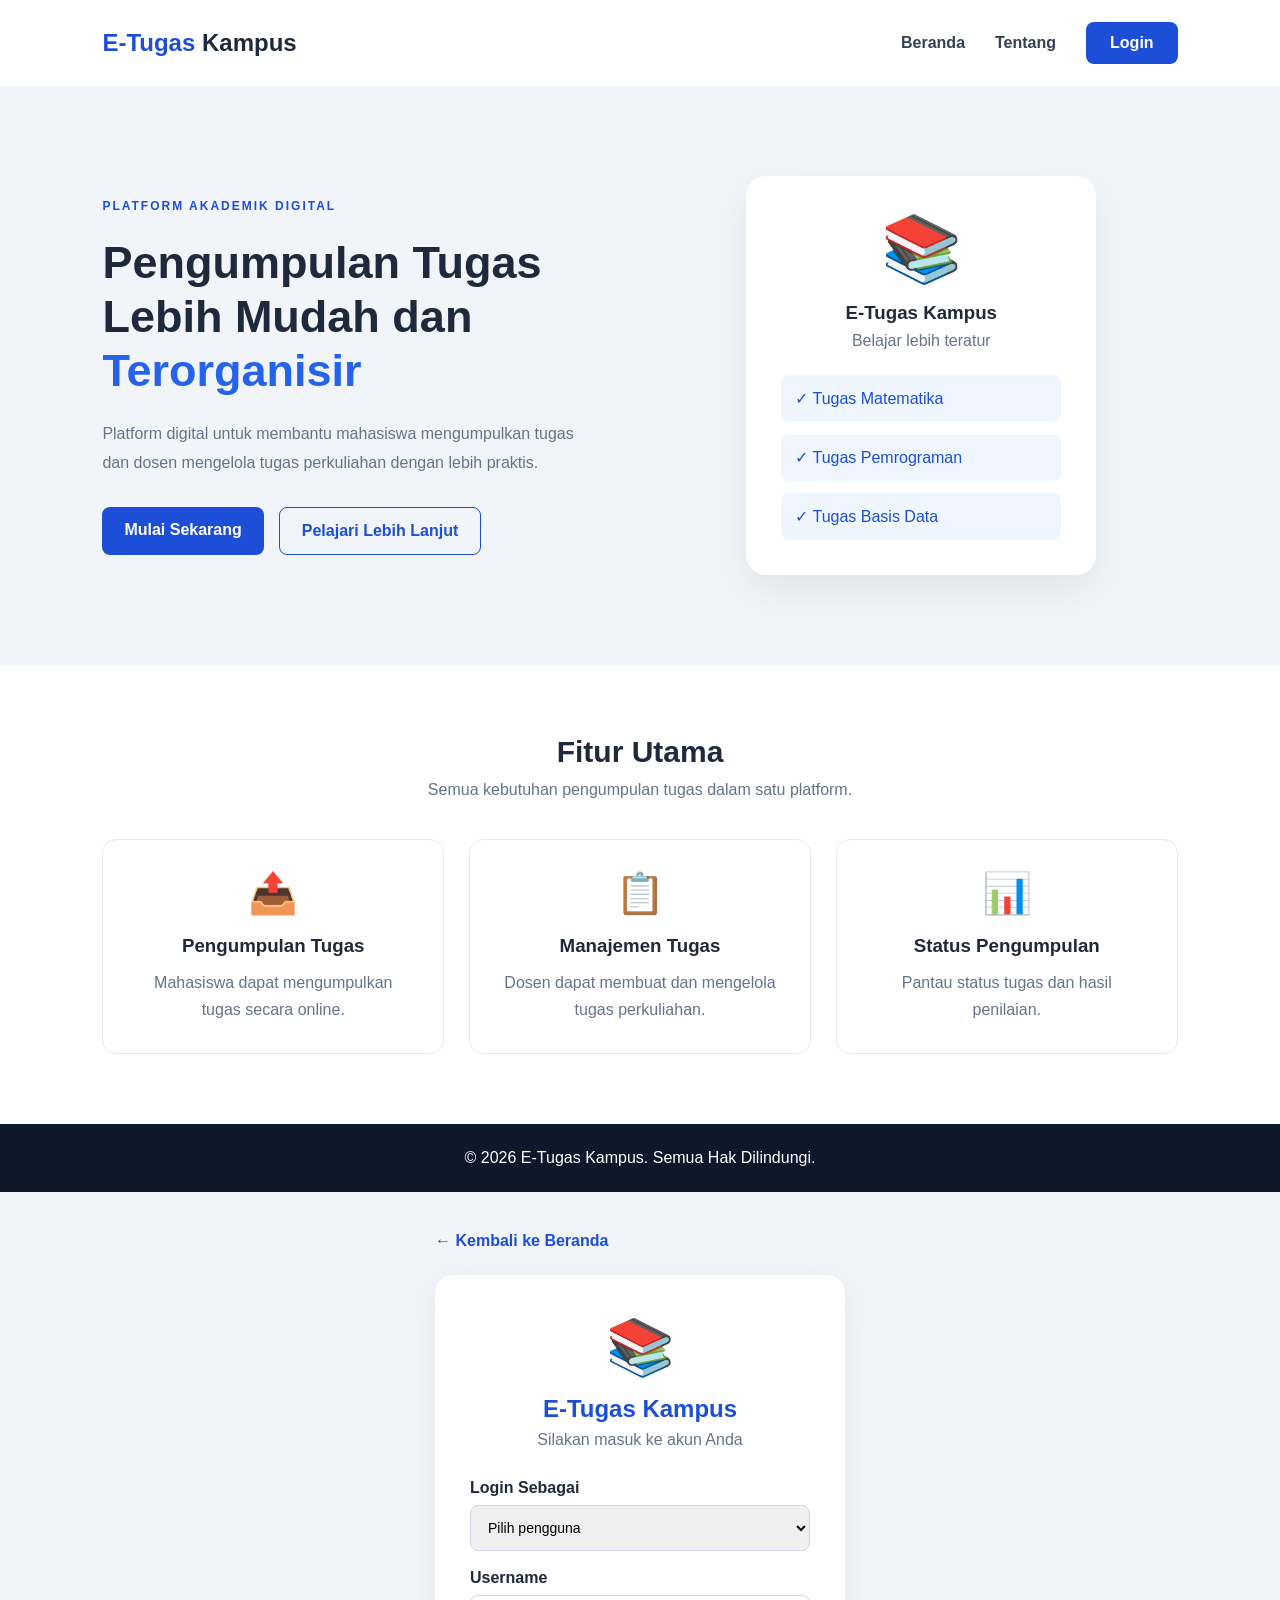
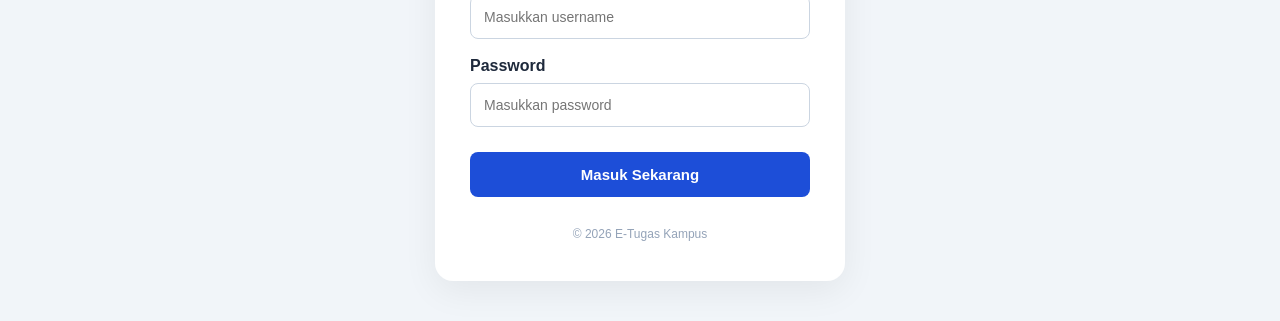
<file: index.html>
<!DOCTYPE html>
<html lang="id">
<head>
    <meta charset="UTF-8">
    <meta name="viewport" content="width=device-width, initial-scale=1.0">
    <title>E-Tugas Kampus</title>
    <link rel="stylesheet" href="css/style.css">
</head>
<body>

    <header class="navbar">
        <div class="logo">E-Tugas <span>Kampus</span></div>
        <nav>
            <a href="#beranda">Beranda</a>
            <a href="#tentang">Tentang</a>
            <a href="login.html" class="btn-login">Login</a>
        </nav>
    </header>

    <section class="hero" id="beranda">
        <div class="hero-content">
            <span class="label">PLATFORM AKADEMIK DIGITAL</span>
            <h1>Pengumpulan Tugas<br>
                Lebih Mudah dan <span>Terorganisir</span>
            </h1>
            <p>
                Platform digital untuk membantu mahasiswa
                mengumpulkan tugas dan dosen mengelola
                tugas perkuliahan dengan lebih praktis.
            </p>

            <div class="hero-buttons">
                <a href="login.html" class="btn-primary">
                    Mulai Sekarang
                </a>
                <a href="#tentang" class="btn-secondary">
                    Pelajari Lebih Lanjut
                </a>
            </div>
        </div>

        <div class="hero-image">
            <div class="illustration">
                <div class="illustration-icon">📚</div>
                <h3>E-Tugas Kampus</h3>
                <p>Belajar lebih teratur</p>
                <div class="task-item">✓ Tugas Matematika</div>
                <div class="task-item">✓ Tugas Pemrograman</div>
                <div class="task-item">✓ Tugas Basis Data</div>
            </div>
        </div>
    </section>

    <section class="features" id="tentang">
        <div class="section-heading">
            <h2>Fitur Utama</h2>
            <p>Semua kebutuhan pengumpulan tugas dalam satu platform.</p>
        </div>

        <div class="feature-container">
            <div class="feature-card">
                <div class="feature-icon">📤</div>
                <h3>Pengumpulan Tugas</h3>
                <p>Mahasiswa dapat mengumpulkan tugas secara online.</p>
            </div>

            <div class="feature-card">
                <div class="feature-icon">📋</div>
                <h3>Manajemen Tugas</h3>
                <p>Dosen dapat membuat dan mengelola tugas perkuliahan.</p>
            </div>

            <div class="feature-card">
                <div class="feature-icon">📊</div>
                <h3>Status Pengumpulan</h3>
                <p>Pantau status tugas dan hasil penilaian.</p>
            </div>
        </div>
    </section>

    <footer>
        <p>© 2026 E-Tugas Kampus. Semua Hak Dilindungi.</p>
    </footer>

</body>
</html>


<!DOCTYPE html>
<html lang="id">
<head>
    <meta charset="UTF-8">
    <meta name="viewport" content="width=device-width, initial-scale=1.0">
    <title>Login - E-Tugas Kampus</title>
    <link rel="stylesheet" href="css/style.css">
</head>
<body class="login-page">

    <div class="login-container">
        <a href="index.html" class="back-home">← Kembali ke Beranda</a>

        <div class="login-card">
            <div class="login-logo">📚</div>

            <h2>E-Tugas Kampus</h2>
            <p class="login-description">
                Silakan masuk ke akun Anda
            </p>

            <form id="loginForm">

                <label>Login Sebagai</label>
                <select id="role" required>
                    <option value="">Pilih pengguna</option>
                    <option value="mahasiswa">Mahasiswa</option>
                    <option value="dosen">Dosen</option>
                </select>

                <label>Username</label>
                <input type="text" id="username"
                    placeholder="Masukkan username" required>

                <label>Password</label>
                <input type="password" id="password"
                    placeholder="Masukkan password" required>

                <button type="submit" class="login-submit">
                    Masuk Sekarang
                </button>

                <p id="loginMessage"></p>
            </form>

            <p class="login-footer">
                © 2026 E-Tugas Kampus
            </p>
        </div>
    </div>

    <script src="js/login.js"></script>
</body>
</html>
</file>
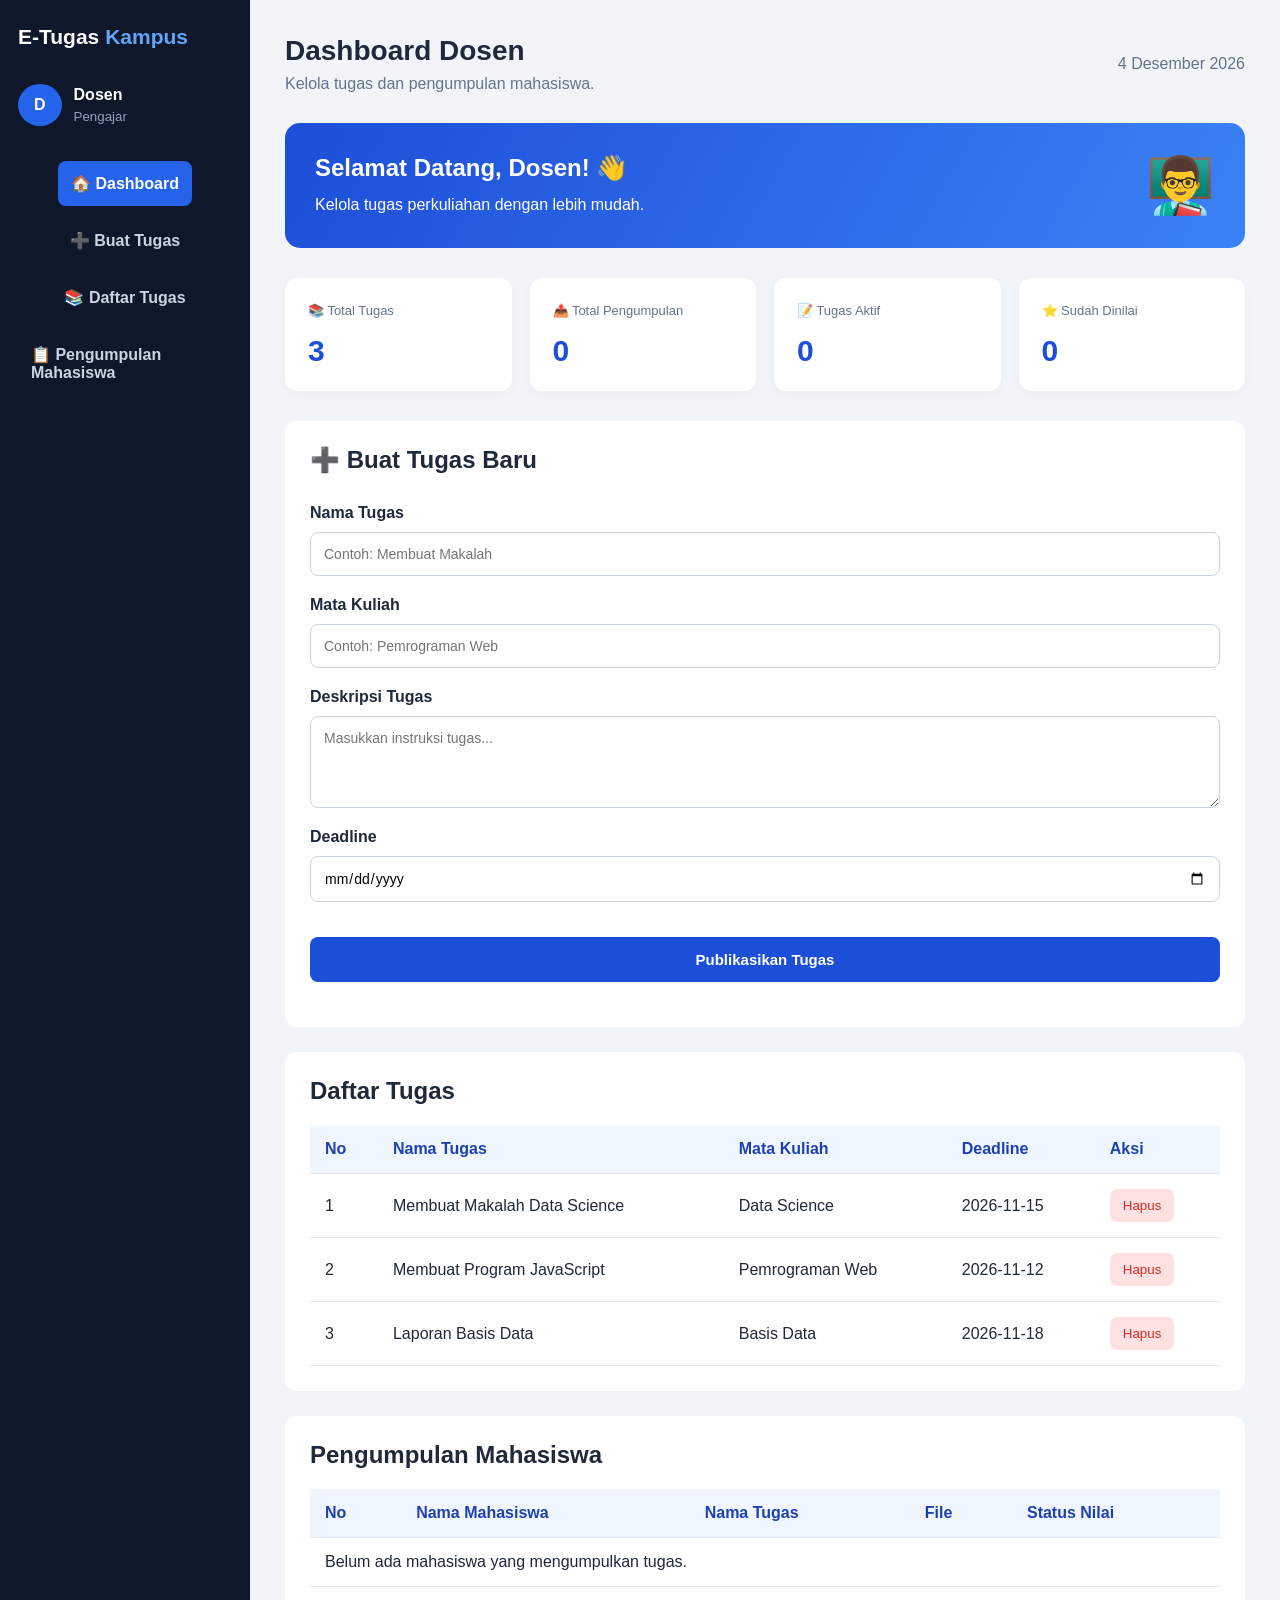
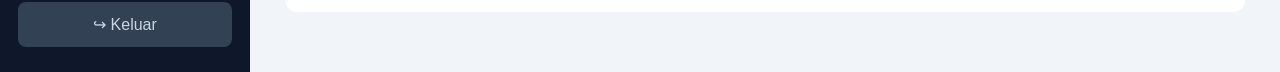
<file: dosen.html>
<!DOCTYPE html>
<html lang="id">
<head>
    <meta charset="UTF-8">
    <meta name="viewport" content="width=device-width, initial-scale=1.0">
    <title>Dashboard Dosen - E-Tugas Kampus</title>
    <link rel="stylesheet" href="css/style.css">
</head>
<body class="dashboard-page">

    <aside class="sidebar">
        <h2>E-Tugas <span>Kampus</span></h2>

        <div class="user-info">
            <div class="user-avatar">D</div>
            <div>
                <strong>Dosen</strong>
                <small>Pengajar</small>
            </div>
        </div>

        <nav class="sidebar-menu">
            <a href="dosen.html" class="active">🏠 Dashboard</a>
            <a href="#buat-tugas">➕ Buat Tugas</a>
            <a href="#daftar-tugas">📚 Daftar Tugas</a>
            <a href="#pengumpulan">📋 Pengumpulan Mahasiswa</a>
        </nav>

        <a href="index.html" class="logout-btn"
           onclick="localStorage.removeItem('currentUser')">
            ↪ Keluar
        </a>
    </aside>

    <main class="dashboard-content">

        <header class="dashboard-header">
            <div>
                <h1>Dashboard Dosen</h1>
                <p>Kelola tugas dan pengumpulan mahasiswa.</p>
            </div>
            <div class="header-date" id="tanggalDosen"></div>
        </header>

        <section class="welcome-box">
            <div>
                <h2>Selamat Datang, Dosen! 👋</h2>
                <p>Kelola tugas perkuliahan dengan lebih mudah.</p>
            </div>
            <div class="welcome-icon">👨‍🏫</div>
        </section>

        <section class="stat-container">
            <div class="stat-card">
                <span>📚 Total Tugas</span>
                <h2 id="jumlahTugas">0</h2>
            </div>

            <div class="stat-card">
                <span>📤 Total Pengumpulan</span>
                <h2 id="jumlahPengumpulan">0</h2>
            </div>

            <div class="stat-card">
                <span>📝 Tugas Aktif</span>
                <h2 id="tugasAktif">0</h2>
            </div>

            <div class="stat-card">
                <span>⭐ Sudah Dinilai</span>
                <h2 id="jumlahDinilai">0</h2>
            </div>
        </section>

        <section class="task-section" id="buat-tugas">
            <div class="section-title">
                <h2>➕ Buat Tugas Baru</h2>
            </div>

            <form id="formTugas" class="task-form">
                <label>Nama Tugas</label>
                <input type="text" id="namaTugas"
                    placeholder="Contoh: Membuat Makalah" required>

                <label>Mata Kuliah</label>
                <input type="text" id="mataKuliah"
                    placeholder="Contoh: Pemrograman Web" required>

                <label>Deskripsi Tugas</label>
                <textarea id="deskripsiTugas"
                    placeholder="Masukkan instruksi tugas..."
                    rows="4" required></textarea>

                <label>Deadline</label>
                <input type="date" id="deadlineTugas" required>

                <button type="submit" class="login-submit">
                    Publikasikan Tugas
                </button>

                <p id="pesanTugas"></p>
            </form>
        </section>

        <section class="task-section" id="daftar-tugas">
            <div class="section-title">
                <h2>Daftar Tugas</h2>
            </div>

            <div class="table-wrapper">
                <table>
                    <thead>
                        <tr>
                            <th>No</th>
                            <th>Nama Tugas</th>
                            <th>Mata Kuliah</th>
                            <th>Deadline</th>
                            <th>Aksi</th>
                        </tr>
                    </thead>
                    <tbody id="daftarTugasDosen"></tbody>
                </table>
            </div>
        </section>

        <section class="task-section" id="pengumpulan">
            <div class="section-title">
                <h2>Pengumpulan Mahasiswa</h2>
            </div>

            <div class="table-wrapper">
                <table>
                    <thead>
                        <tr>
                            <th>No</th>
                            <th>Nama Mahasiswa</th>
                            <th>Nama Tugas</th>
                            <th>File</th>
                            <th>Status Nilai</th>
                        </tr>
                    </thead>
                    <tbody id="dataPengumpulan"></tbody>
                </table>
            </div>
        </section>

    </main>

    <script src="js/dosen.js"></script>
</body>
</html>
</file>
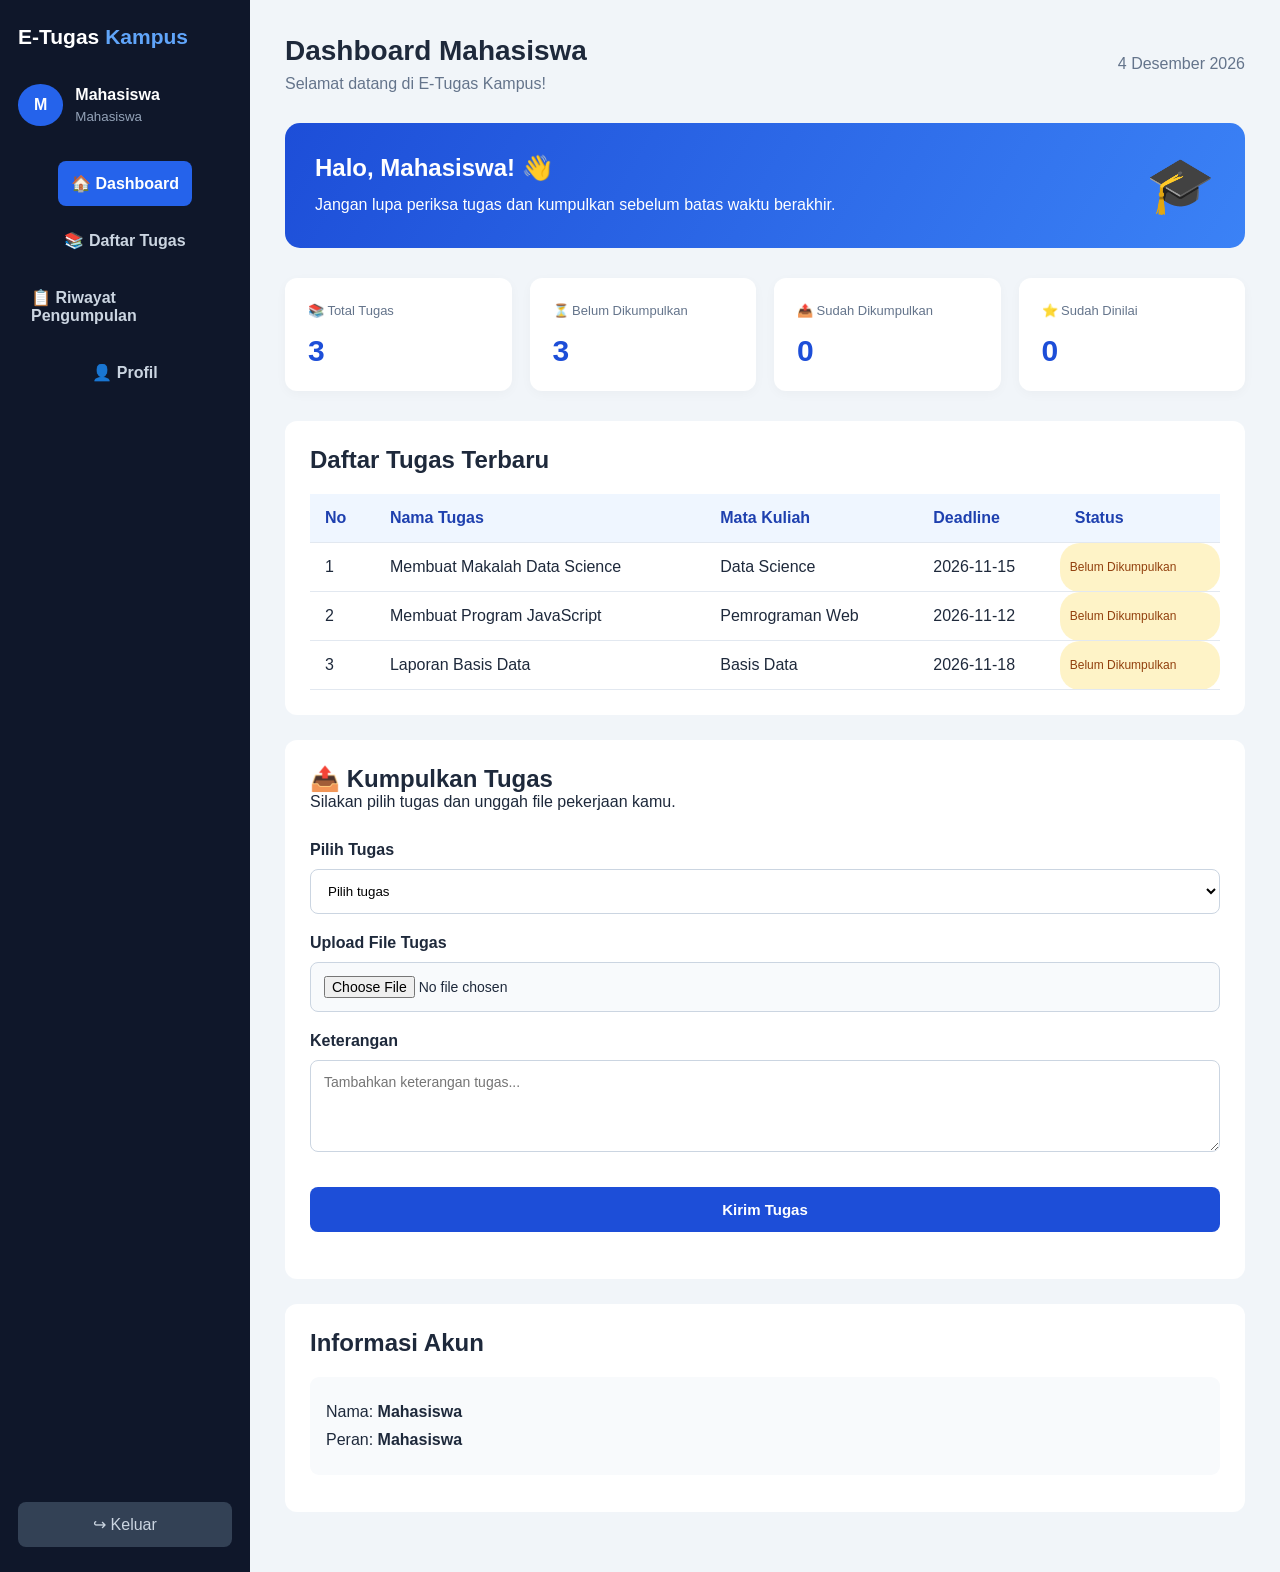
<file: mahasiswa.html>
<!DOCTYPE html>
<html lang="id">
<head>
    <meta charset="UTF-8">
    <meta name="viewport" content="width=device-width, initial-scale=1.0">
    <title>Dashboard Mahasiswa - E-Tugas Kampus</title>
    <link rel="stylesheet" href="css/style.css">
</head>
<body class="dashboard-page">

    <aside class="sidebar">
        <h2>E-Tugas <span>Kampus</span></h2>

        <div class="user-info">
            <div class="user-avatar">M</div>
            <div>
                <strong>Mahasiswa</strong>
                <small>Mahasiswa</small>
            </div>
        </div>

        <nav class="sidebar-menu">
            <a href="mahasiswa.html" class="active">🏠 Dashboard</a>
            <a href="#daftar-tugas">📚 Daftar Tugas</a>
            <a href="#riwayat">📋 Riwayat Pengumpulan</a>
            <a href="#profil">👤 Profil</a>
        </nav>

        <a href="index.html" class="logout-btn"
           onclick="localStorage.removeItem('currentUser')">
            ↪ Keluar
        </a>
    </aside>

    <main class="dashboard-content">

        <header class="dashboard-header">
            <div>
                <h1>Dashboard Mahasiswa</h1>
                <p>Selamat datang di E-Tugas Kampus!</p>
            </div>
            <div class="header-date" id="tanggal"></div>
        </header>

        <section class="welcome-box">
            <div>
                <h2>Halo, Mahasiswa! 👋</h2>
                <p>
                    Jangan lupa periksa tugas dan kumpulkan
                    sebelum batas waktu berakhir.
                </p>
            </div>
            <div class="welcome-icon">🎓</div>
        </section>

        <section class="stat-container">
            <div class="stat-card">
                <span>📚 Total Tugas</span>
                <h2 id="totalTugas">0</h2>
            </div>

            <div class="stat-card">
                <span>⏳ Belum Dikumpulkan</span>
                <h2 id="belumTugas">0</h2>
            </div>

            <div class="stat-card">
                <span>📤 Sudah Dikumpulkan</span>
                <h2 id="sudahTugas">0</h2>
            </div>

            <div class="stat-card">
                <span>⭐ Sudah Dinilai</span>
                <h2 id="dinilaiTugas">0</h2>
            </div>
        </section>

        <section class="task-section" id="daftar-tugas">
            <div class="section-title">
                <h2>Daftar Tugas Terbaru</h2>
            </div>

            <div class="table-wrapper">
                <table>
                    <thead>
                        <tr>
                            <th>No</th>
                            <th>Nama Tugas</th>
                            <th>Mata Kuliah</th>
                            <th>Deadline</th>
                            <th>Status</th>
                        </tr>
                    </thead>

                    <tbody id="taskTable">
                    </tbody>
                </table>
            </div>
        </section>


<section class="task-section" id="kumpulkan">
    <div class="section-title">
        <h2>📤 Kumpulkan Tugas</h2>
        <p>Silakan pilih tugas dan unggah file pekerjaan kamu.</p>
    </div>

    <form id="formPengumpulan" class="task-form">

        <label>Pilih Tugas</label>
        <select id="pilihTugas" required>
            <option value="">Pilih tugas</option>
        </select>

        <label>Upload File Tugas</label>
        <input type="file" id="fileTugas"
            accept=".pdf,.doc,.docx,.zip" required>

        <label>Keterangan</label>
        <textarea id="keterangan"
            rows="4"
            placeholder="Tambahkan keterangan tugas..."></textarea>

        <button type="submit" class="login-submit">
            Kirim Tugas
        </button>

        <p id="pesanPengumpulan"></p>
    </form>
</section>


        <section class="task-section" id="profil">
            <div class="section-title">
                <h2>Informasi Akun</h2>
            </div>
            <div class="profile-box">
                <p>Nama: <strong id="namaMahasiswa">Mahasiswa</strong></p>
                <p>Peran: <strong>Mahasiswa</strong></p>
            </div>
        </section>

    </main>

    <script src="js/mahasiswa.js"></script>
</body>
</html>
</file>
<file: css/style.css>
* {
    margin: 0;
    padding: 0;
    box-sizing: border-box;
}

body {
    font-family: Arial, sans-serif;
    background: #f8fafc;
    color: #1e293b;
}

.navbar {
    display: flex;
    justify-content: space-between;
    align-items: center;
    padding: 22px 8%;
    background: white;
}

.logo {
    font-size: 24px;
    font-weight: bold;
    color: #1d4ed8;
}

.logo span {
    color: #1e293b;
}

nav {
    display: flex;
    align-items: center;
    gap: 30px;
}

nav a {
    text-decoration: none;
    color: #334155;
    font-weight: 600;
}

.btn-login,
.btn-primary {
    background: #1d4ed8;
    color: white !important;
    padding: 12px 24px;
    border-radius: 8px;
}

.hero {
    display: flex;
    align-items: center;
    justify-content: space-between;
    padding: 90px 8%;
    gap: 50px;
    min-height: 540px;
}

.hero-content {
    flex: 1;
}

.label {
    color: #1d4ed8;
    font-size: 12px;
    font-weight: bold;
    letter-spacing: 2px;
}

.hero h1 {
    font-size: 45px;
    line-height: 1.2;
    margin: 22px 0;
}

.hero h1 span {
    color: #2563eb;
}

.hero-content p {
    color: #64748b;
    line-height: 1.8;
    max-width: 500px;
}

.hero-buttons {
    display: flex;
    gap: 15px;
    margin-top: 30px;
    flex-wrap: wrap;
}

.btn-primary,
.btn-secondary {
    text-decoration: none;
    display: inline-block;
    border-radius: 8px;
    padding: 14px 22px;
    font-weight: bold;
}

.btn-secondary {
    color: #1d4ed8;
    border: 1px solid #1d4ed8;
}

.hero-image {
    flex: 1;
    display: flex;
    justify-content: center;
}

.illustration {
    width: 350px;
    background: white;
    padding: 35px;
    border-radius: 20px;
    box-shadow: 0 15px 40px #00000012;
    text-align: center;
}

.illustration-icon {
    font-size: 65px;
    margin-bottom: 15px;
}

.illustration h3 {
    margin-bottom: 8px;
}

.illustration p {
    color: #64748b;
    margin-bottom: 25px;
}

.task-item {
    text-align: left;
    background: #eff6ff;
    padding: 14px;
    margin-top: 12px;
    border-radius: 8px;
    color: #1d4ed8;
}

.features {
    padding: 70px 8%;
    background: white;
}

.section-heading {
    text-align: center;
    margin-bottom: 40px;
}

.section-heading h2 {
    font-size: 30px;
    margin-bottom: 12px;
}

.section-heading p {
    color: #64748b;
}

.feature-container {
    display: grid;
    grid-template-columns: repeat(3, 1fr);
    gap: 25px;
}

.feature-card {
    padding: 30px;
    border: 1px solid #e2e8f0;
    border-radius: 14px;
    text-align: center;
}

.feature-icon {
    font-size: 40px;
    margin-bottom: 18px;
}

.feature-card h3 {
    margin-bottom: 12px;
}

.feature-card p {
    color: #64748b;
    line-height: 1.7;
}

footer {
    text-align: center;
    padding: 25px;
    background: #0f172a;
    color: white;
}

@media (max-width: 768px) {
    .navbar {
        flex-direction: column;
        gap: 20px;
    }

    nav {
        gap: 15px;
        flex-wrap: wrap;
        justify-content: center;
    }

    .hero {
        flex-direction: column;
        padding: 55px 6%;
    }

    .hero h1 {
        font-size: 34px;
    }

    .feature-container {
        grid-template-columns: 1fr;
    }

    .illustration {
        width: 100%;
    }
}


/* HALAMAN LOGIN */

.login-page {
    min-height: 100vh;
    background: #f1f5f9;
}

.login-container {
    max-width: 450px;
    margin: auto;
    padding: 40px 20px;
}

.back-home {
    display: inline-block;
    margin-bottom: 25px;
    color: #1d4ed8;
    text-decoration: none;
    font-weight: bold;
}

.login-card {
    background: white;
    padding: 40px 35px;
    border-radius: 18px;
    box-shadow: 0 10px 35px #00000010;
}

.login-logo {
    font-size: 55px;
    text-align: center;
}

.login-card h2 {
    text-align: center;
    margin: 15px 0 8px;
    color: #1d4ed8;
}

.login-description {
    text-align: center;
    color: #64748b;
    margin-bottom: 30px;
}

.login-card label {
    display: block;
    margin: 18px 0 8px;
    font-weight: bold;
}

.login-card input,
.login-card select {
    width: 100%;
    padding: 13px;
    border: 1px solid #cbd5e1;
    border-radius: 8px;
    outline: none;
    font-size: 14px;
}

.login-card input:focus,
.login-card select:focus {
    border-color: #2563eb;
}

.login-submit {
    width: 100%;
    padding: 14px;
    margin-top: 25px;
    background: #1d4ed8;
    color: white;
    border: none;
    border-radius: 8px;
    font-weight: bold;
    font-size: 15px;
    cursor: pointer;
}

.login-submit:hover {
    background: #1e40af;
}

#loginMessage {
    text-align: center;
    margin-top: 15px;
    font-size: 14px;
}

.login-footer {
    text-align: center;
    margin-top: 30px;
    color: #94a3b8;
    font-size: 12px;
}


/* DASHBOARD MAHASISWA */

.dashboard-page {
    display: flex;
    background: #f1f5f9;
    min-height: 100vh;
}

.sidebar {
    width: 250px;
    background: #0f172a;
    color: white;
    padding: 25px 18px;
    display: flex;
    flex-direction: column;
    flex-shrink: 0;
}

.sidebar h2 {
    font-size: 21px;
    margin-bottom: 35px;
}

.sidebar h2 span {
    color: #60a5fa;
}

.user-info {
    display: flex;
    align-items: center;
    gap: 12px;
    margin-bottom: 35px;
}

.user-avatar {
    background: #2563eb;
    border-radius: 50%;
    padding: 12px 16px;
    font-weight: bold;
}

.user-info small {
    display: block;
    color: #94a3b8;
    margin-top: 5px;
}

.sidebar-menu {
    display: flex;
    flex-direction: column;
    gap: 12px;
}

.sidebar-menu a,
.logout-btn {
    color: #cbd5e1;
    text-decoration: none;
    padding: 13px;
    border-radius: 8px;
}

.sidebar-menu a:hover,
.sidebar-menu a.active {
    background: #2563eb;
    color: white;
}

.logout-btn {
    margin-top: auto;
    background: #334155;
    text-align: center;
}

.dashboard-content {
    flex: 1;
    min-width: 0;
    padding: 35px;
}

.dashboard-header {
    display: flex;
    justify-content: space-between;
    align-items: center;
    margin-bottom: 30px;
    gap: 15px;
}

.dashboard-header h1 {
    font-size: 28px;
}

.dashboard-header p {
    color: #64748b;
    margin-top: 8px;
}

.header-date {
    color: #64748b;
}

.welcome-box {
    background: linear-gradient(120deg, #1d4ed8, #3b82f6);
    color: white;
    padding: 30px;
    border-radius: 15px;
    display: flex;
    justify-content: space-between;
    align-items: center;
    margin-bottom: 30px;
}

.welcome-box p {
    margin-top: 10px;
    line-height: 1.6;
}

.welcome-icon {
    font-size: 55px;
}

.stat-container {
    display: grid;
    grid-template-columns: repeat(4, 1fr);
    gap: 18px;
    margin-bottom: 30px;
}

.stat-card {
    background: white;
    padding: 23px;
    border-radius: 12px;
    box-shadow: 0 3px 12px #00000008;
}

.stat-card span {
    color: #64748b;
    font-size: 13px;
}

.stat-card h2 {
    font-size: 30px;
    margin-top: 15px;
    color: #1d4ed8;
}

.task-section {
    background: white;
    padding: 25px;
    border-radius: 12px;
    margin-bottom: 25px;
}

.section-title {
    margin-bottom: 20px;
}

.table-wrapper {
    overflow-x: auto;
}

table {
    width: 100%;
    border-collapse: collapse;
    min-width: 600px;
}

th, td {
    padding: 15px;
    text-align: left;
    border-bottom: 1px solid #e2e8f0;
}

th {
    background: #eff6ff;
    color: #1e40af;
}

.status-selesai {
    background: #dcfce7;
    color: #15803d;
    padding: 7px 10px;
    border-radius: 20px;
    font-size: 12px;
}

.status-belum {
    background: #fef3c7;
    color: #92400e;
    padding: 7px 10px;
    border-radius: 20px;
    font-size: 12px;
}

.history-item,
.profile-box {
    padding: 16px;
    background: #f8fafc;
    border-radius: 9px;
    margin-bottom: 12px;
}

.history-item p,
.history-item small {
    display: block;
    margin-top: 8px;
    color: #64748b;
}

.profile-box p {
    margin: 10px 0;
}

@media (max-width: 900px) {
    .stat-container {
        grid-template-columns: repeat(2, 1fr);
    }
}

@media (max-width: 600px) {
    .dashboard-page {
        flex-direction: column;
    }

    .sidebar {
        width: 100%;
    }

    .dashboard-content {
        padding: 20px;
    }

    .dashboard-header {
        flex-direction: column;
        align-items: flex-start;
    }

    .stat-container {
        grid-template-columns: 1fr;
    }
}


/* FORM PEMBUATAN TUGAS DOSEN */

.task-form {
    display: flex;
    flex-direction: column;
    gap: 10px;
}

.task-form label {
    font-weight: bold;
    margin-top: 10px;
}

.task-form input,
.task-form textarea {
    width: 100%;
    padding: 13px;
    border: 1px solid #cbd5e1;
    border-radius: 8px;
    font-family: Arial, sans-serif;
    font-size: 14px;
}

.task-form input:focus,
.task-form textarea:focus {
    outline: none;
    border-color: #2563eb;
}

.task-form textarea {
    resize: vertical;
}

.delete-task-btn {
    background: #fee2e2;
    color: #dc2626;
    border: none;
    border-radius: 7px;
    padding: 9px 13px;
    cursor: pointer;
}

.delete-task-btn:hover {
    background: #fecaca;
}

#pesanTugas {
    margin-top: 10px;
    font-weight: bold;
}

/* FORM PENGUMPULAN MAHASISWA */

#formPengumpulan {
    margin-top: 20px;
}

#formPengumpulan input[type="file"] {
    background: #f8fafc;
    cursor: pointer;
}

#formPengumpulan select {
    width: 100%;
    padding: 13px;
    border: 1px solid #cbd5e1;
    border-radius: 8px;
    background: white;
}

#pesanPengumpulan {
    margin-top: 12px;
    font-weight: bold;
}
</file>
